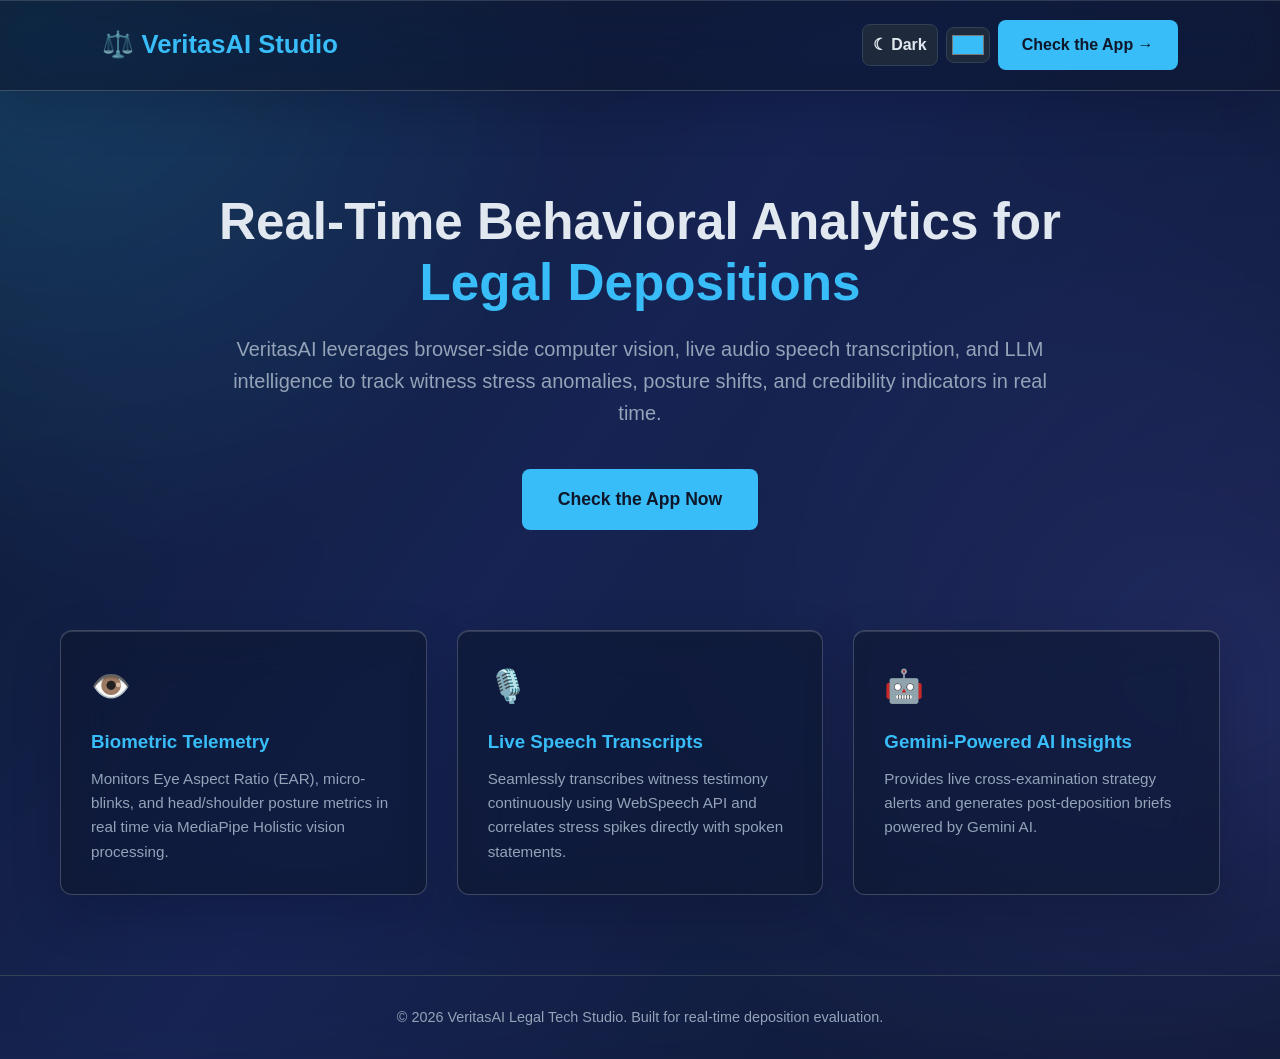
<file: templates/landing.html>
<!DOCTYPE html>
<html lang="en">
<head>
    <meta charset="UTF-8">
    <meta name="viewport" content="width=device-width, initial-scale=1.0">
    <title>VeritasAI — Next-Gen Legal Deposition Intelligence</title>
    <link rel="stylesheet" href="/static/sidebar.css">
    <style>
        * { box-sizing: border-box; margin: 0; padding: 0; }
        body { font-family: 'Segoe UI', Tahoma, Geneva, Verdana, sans-serif; background-color: #0f172a; color: #f8fafc; line-height: 1.6; }
        
        .navbar { display: flex; justify-content: space-between; align-items: center; padding: 20px 8%; background: #1e293b; border-bottom: 1px solid #334155; }
        .logo { font-size: 1.6rem; font-weight: bold; color: #38bdf8; text-decoration: none; }
        
        .btn-launch { background: linear-gradient(135deg, #38bdf8, #3b82f6); color: #0f172a; padding: 12px 24px; border-radius: 8px; font-weight: bold; text-decoration: none; transition: transform 0.2s, box-shadow 0.2s; }
        .btn-launch:hover { transform: translateY(-2px); box-shadow: 0 4px 20px rgba(56, 189, 248, 0.4); }

        .hero { display: flex; flex-direction: column; align-items: center; text-align: center; padding: 100px 20px; max-width: 900px; margin: 0 auto; }
        .hero h1 { font-size: 3.2rem; color: #f8fafc; margin-bottom: 20px; line-height: 1.2; }
        .hero h1 span { color: #38bdf8; }
        .hero p { font-size: 1.25rem; color: #94a3b8; margin-bottom: 40px; }
        
        .cta-group { display: flex; gap: 15px; }

        .features { display: grid; grid-template-columns: repeat(auto-fit, minmax(280px, 1fr)); gap: 30px; max-width: 1200px; margin: 0 auto 80px auto; padding: 0 20px; }
        .feature-card { background: #1e293b; padding: 30px; border-radius: 12px; border: 1px solid #334155; transition: border-color 0.3s; }
        .feature-card:hover { border-color: #38bdf8; }
        .feature-icon { font-size: 2rem; margin-bottom: 15px; }
        .feature-card h3 { color: #38bdf8; margin-bottom: 10px; }
        .feature-card p { color: #94a3b8; font-size: 0.95rem; }

        footer { text-align: center; padding: 30px; border-top: 1px solid #334155; color: #64748b; font-size: 0.9rem; }
        body { background: var(--bg); color: var(--text); }
        .navbar, .feature-card { background: var(--panel); border-color: var(--border); }
        .hero h1 { color: var(--text); }
        .hero p, .feature-card p { color: var(--muted); }
        .logo, .hero h1 span, .feature-card h3 { color: var(--accent); }
        .btn-launch { background: var(--accent); color: var(--accent-contrast); }
        footer { border-color: var(--border); color: var(--muted); }
        .theme-controls { display: flex; align-items: center; gap: 8px; }
        .theme-toggle, .color-picker { min-height: 36px; border: 1px solid var(--border); border-radius: 8px; background: var(--panel-soft); color: var(--text); cursor: pointer; }
        .theme-toggle { padding: 7px 10px; font-weight: bold; }
        .color-picker { width: 44px; padding: 3px; }
        html, body { min-height: 100%; }
        body { position: relative; isolation: isolate; overflow-x: hidden; }
        body::before, body::after { content: ""; position: fixed; inset: -25%; z-index: -1; pointer-events: none; background: radial-gradient(circle at 18% 18%, rgba(56,189,248,.24), transparent 30%), radial-gradient(circle at 82% 68%, rgba(99,102,241,.2), transparent 32%), linear-gradient(125deg, #07111f, #172554 48%, #0b1324); animation: liquid-drift 18s ease-in-out infinite alternate; }
        body::after { opacity: .55; filter: blur(45px); animation-duration: 25s; animation-direction: alternate-reverse; }
        .navbar, .feature-card { background: rgba(15,23,42,.62); border-color: rgba(226,232,240,.22); box-shadow: 0 18px 50px rgba(2,6,23,.2), inset 0 1px rgba(255,255,255,.14); backdrop-filter: blur(22px) saturate(135%); -webkit-backdrop-filter: blur(22px) saturate(135%); }
        @keyframes liquid-drift { 0% { transform: translate3d(-2%, -1%, 0) scale(1); } 50% { transform: translate3d(2%, 2%, 0) scale(1.06); } 100% { transform: translate3d(-1%, 3%, 0) scale(1.02); } }
        @media (prefers-reduced-motion: reduce) { body::before, body::after { animation: none; } }
        :root[data-theme="light"] body::before, :root[data-theme="light"] body::after { background: radial-gradient(circle at 18% 18%, rgba(14,116,144,.18), transparent 30%), radial-gradient(circle at 82% 68%, rgba(79,70,229,.14), transparent 32%), linear-gradient(125deg, #dbeafe, #f8fafc 48%, #e0f2fe); }
        :root[data-theme="light"] .navbar, :root[data-theme="light"] .feature-card { background: rgba(255,255,255,.72); border-color: rgba(15,23,42,.2); box-shadow: 0 18px 50px rgba(15,23,42,.12), inset 0 1px rgba(255,255,255,.85); }
    </style>
    <script src="/static/theme.js"></script>
</head>
<body>

    <nav class="navbar">
        <a href="/" class="logo">⚖️ VeritasAI Studio</a>
        <div class="theme-controls">
            <button class="theme-toggle" type="button" aria-label="Toggle light and dark theme" aria-pressed="false">☾ Dark</button>
            <input class="color-picker" type="color" aria-label="Choose accent color" value="#38bdf8">
            <a href="/dashboard" class="btn-launch">Check the App →</a>
        </div>
    </nav>

    <section class="hero">
        <h1>Real-Time Behavioral Analytics for <span>Legal Depositions</span></h1>
        <p>VeritasAI leverages browser-side computer vision, live audio speech transcription, and LLM intelligence to track witness stress anomalies, posture shifts, and credibility indicators in real time.</p>
        <div class="cta-group">
            <a href="/dashboard" class="btn-launch" style="font-size: 1.1rem; padding: 16px 36px;">Check the App Now</a>
        </div>
    </section>

    <section class="features">
        <div class="feature-card">
            <div class="feature-icon">👁️</div>
            <h3>Biometric Telemetry</h3>
            <p>Monitors Eye Aspect Ratio (EAR), micro-blinks, and head/shoulder posture metrics in real time via MediaPipe Holistic vision processing.</p>
        </div>

        <div class="feature-card">
            <div class="feature-icon">🎙️</div>
            <h3>Live Speech Transcripts</h3>
            <p>Seamlessly transcribes witness testimony continuously using WebSpeech API and correlates stress spikes directly with spoken statements.</p>
        </div>

        <div class="feature-card">
            <div class="feature-icon">🤖</div>
            <h3>Gemini-Powered AI Insights</h3>
            <p>Provides live cross-examination strategy alerts and generates post-deposition briefs powered by Gemini AI.</p>
        </div>
    </section>

    <footer>
        &copy; 2026 VeritasAI Legal Tech Studio. Built for real-time deposition evaluation.
    </footer>

</body>
</html>
</file>
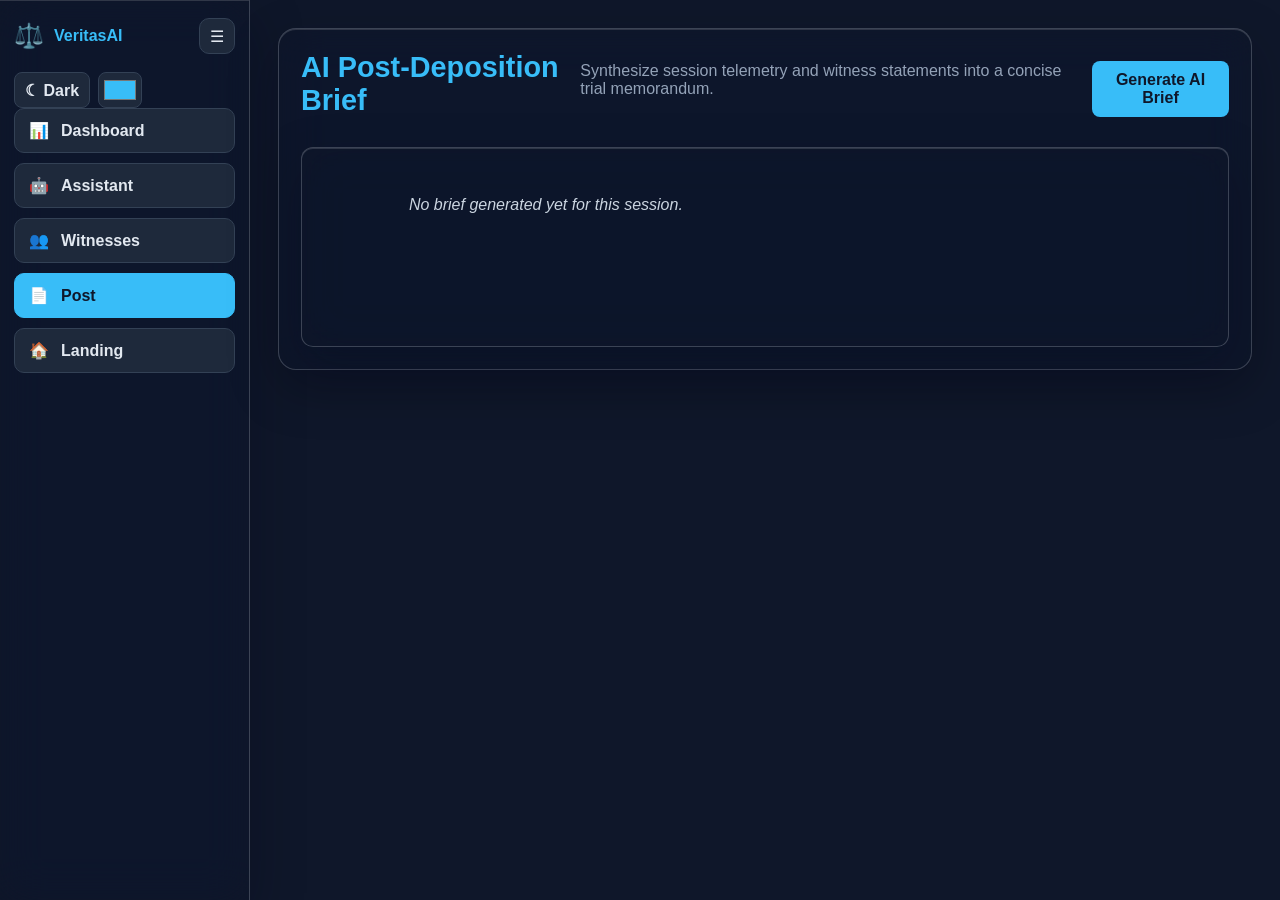
<file: templates/post.html>
<!DOCTYPE html>
<html lang="en">
<head>
    <meta charset="UTF-8">
    <meta name="viewport" content="width=device-width, initial-scale=1.0">
    <title>Post Deposition Brief</title>
    <link rel="stylesheet" href="/static/sidebar.css">
    <style>
        * { box-sizing: border-box; margin: 0; padding: 0; }
        body { font-family: 'Segoe UI', Tahoma, Geneva, Verdana, sans-serif; background: #0f172a; color: #e2e8f0; }
        .app-shell { display: flex; min-height: 100vh; }
        .sidebar {
            width: 250px; background: #111827; border-right: 1px solid #334155; padding: 18px 14px; transition: width 0.25s ease; position: sticky; top: 0; height: 100vh;
        }
        .sidebar.collapsed { width: 82px; }
        .sidebar-header { display: flex; align-items: center; justify-content: space-between; margin-bottom: 18px; }
        .brand { display: flex; align-items: center; gap: 10px; color: #38bdf8; font-weight: 700; }
        .brand-mark { font-size: 1.5rem; }
        .brand-text { transition: opacity 0.2s ease; }
        .sidebar.collapsed .brand-text, .sidebar.collapsed .nav-label { display: none; }
        .sidebar-toggle {
            background: #1e293b; border: 1px solid #334155; color: #e2e8f0; width: 36px; height: 36px; border-radius: 10px; cursor: pointer;
        }
        .sidebar-nav { display: flex; flex-direction: column; gap: 10px; }
        .sidebar-link {
            display: flex; align-items: center; gap: 12px; color: #cbd5e1; text-decoration: none; background: #1e293b; border: 1px solid #334155; border-radius: 10px; padding: 12px 14px; font-weight: 600; transition: all 0.2s ease;
        }
        .sidebar-link:hover, .sidebar-link.active { background: #38bdf8; color: #0f172a; border-color: #38bdf8; }
        .content-shell { flex: 1; padding: 28px; }
        .page-card {
            background: #111827; border: 1px solid #334155; border-radius: 18px; padding: 22px; max-width: 1200px; margin: 0 auto;
        }
        .page-header h1 { color: #38bdf8; margin-bottom: 10px; }
        .page-header p { color: #94a3b8; margin-bottom: 18px; }
        .btn-action {
            background: #38bdf8; color: #0f172a; border: none; border-radius: 8px; padding: 10px 16px; font-weight: 700; cursor: pointer;
        }
        .brief-output {
            margin-top: 20px; background: #0f172a; border: 1px solid #334155; border-radius: 12px; padding: 18px; min-height: 200px; white-space: pre-wrap; color: #cbd5e1; line-height: 1.6;
        }
        body, .app-shell { background: var(--bg); color: var(--text); }
        .sidebar, .page-card, .brief-output { background: var(--panel); border-color: var(--border); }
        .sidebar-link, .sidebar-toggle { background: var(--panel-soft); color: var(--text); border-color: var(--border); }
        .btn-action { background: var(--accent); color: var(--accent-contrast); }
        .page-card p { color: var(--muted) !important; }
        html, body { min-height: 100%; }
        body { position: relative; isolation: isolate; overflow-x: hidden; }
        body::before, body::after { content: ""; position: fixed; inset: -25%; z-index: -1; pointer-events: none; background: radial-gradient(circle at 20% 20%, rgba(56,189,248,.22), transparent 32%), radial-gradient(circle at 78% 70%, rgba(99,102,241,.18), transparent 30%), linear-gradient(125deg, #07111f, #172554 48%, #0b1324); animation: liquid-drift 18s ease-in-out infinite alternate; }
        body::after { opacity: .55; filter: blur(45px); animation-duration: 25s; animation-direction: alternate-reverse; }
        .sidebar, .page-card, .brief-output { background: rgba(15,23,42,.64); border-color: rgba(226,232,240,.22); box-shadow: 0 18px 50px rgba(2,6,23,.26), inset 0 1px rgba(255,255,255,.14); backdrop-filter: blur(22px) saturate(135%); -webkit-backdrop-filter: blur(22px) saturate(135%); }
        @keyframes liquid-drift { 0% { transform: translate3d(-2%, -1%, 0) scale(1); } 50% { transform: translate3d(2%, 2%, 0) scale(1.06); } 100% { transform: translate3d(-1%, 3%, 0) scale(1.02); } }
        @media (prefers-reduced-motion: reduce) { body::before, body::after { animation: none; } }
        :root[data-theme="light"] body::before, :root[data-theme="light"] body::after { background: radial-gradient(circle at 20% 20%, rgba(14,116,144,.18), transparent 32%), radial-gradient(circle at 78% 70%, rgba(79,70,229,.14), transparent 30%), linear-gradient(125deg, #dbeafe, #f8fafc 48%, #e0f2fe); }
        :root[data-theme="light"] .sidebar, :root[data-theme="light"] .page-card, :root[data-theme="light"] .brief-output { background: rgba(255,255,255,.72); border-color: rgba(15,23,42,.2); box-shadow: 0 18px 50px rgba(15,23,42,.12), inset 0 1px rgba(255,255,255,.85); }
    </style>
    <script src="/static/theme.js"></script>
</head>
<body>
    <div class="app-shell">
        <aside class="sidebar">
            <div class="sidebar-header">
                <div class="brand">
                    <span class="brand-mark">⚖️</span>
                    <span class="brand-text">VeritasAI</span>
                </div>
                <button class="sidebar-toggle" aria-label="Toggle Sidebar">☰</button>
            </div>
            <div class="theme-controls">
                <button class="theme-toggle" type="button" aria-label="Toggle light and dark theme" aria-pressed="false">☾ Dark</button>
                <input class="color-picker" type="color" aria-label="Choose accent color" value="#38bdf8">
            </div>
            <nav class="sidebar-nav">
                <a href="/dashboard" class="sidebar-link"><span>📊</span><span class="nav-label">Dashboard</span></a>
                <a href="/assistant" class="sidebar-link"><span>🤖</span><span class="nav-label">Assistant</span></a>
                <a href="/witnesses" class="sidebar-link"><span>👥</span><span class="nav-label">Witnesses</span></a>
                <a href="/post" class="sidebar-link active"><span>📄</span><span class="nav-label">Post</span></a>
                <a href="/" class="sidebar-link"><span>🏠</span><span class="nav-label">Landing</span></a>
            </nav>
        </aside>

        <main class="content-shell">
            <div class="page-card">
                <div class="page-header">
                    <h1>AI Post-Deposition Brief</h1>
                    <p>Synthesize session telemetry and witness statements into a concise trial memorandum.</p>
                    <button class="btn-action" onclick="generateBrief()">Generate AI Brief</button>
                </div>

                <div id="briefOutput" class="brief-output">
                    <em>No brief generated yet for this session.</em>
                </div>
            </div>
        </main>
    </div>

    <script src="/static/sidebar.js"></script>
    <script>
        function generateBrief() {
            const output = document.getElementById('briefOutput');
            output.textContent = 'Compiling session telemetry and generating brief via Gemini AI...';

            fetch('/api/generate-brief', { method: 'POST' })
            .then(async (res) => {
                const data = await res.json().catch(() => ({}));
                if (!res.ok) throw new Error(data.error || data.message || 'Failed to generate brief.');
                output.textContent = data.brief || 'Failed to generate brief.';
            })
            .catch(err => {
                output.textContent = err.message || 'Error communicating with backend server.';
            });
        }
    </script>
</body>
</html>
</file>
<file: static/sidebar.css>
:root {
    --bg: #0f172a;
    --panel: #111827;
    --panel-soft: #1e293b;
    --border: #334155;
    --text: #e2e8f0;
    --muted: #94a3b8;
    --accent: #38bdf8;
    --accent-strong: #2563eb;
    --success: #10b981;
    --danger: #ef4444;
    --accent-contrast: #0f172a;
    --focus-ring: rgba(56, 189, 248, 0.45);
}

:root[data-theme="light"] {
    --bg: #f1f5f9;
    --panel: #ffffff;
    --panel-soft: #e2e8f0;
    --border: #94a3b8;
    --text: #0f172a;
    --muted: #334155;
}

* { box-sizing: border-box; margin: 0; padding: 0; }
html, body { height: 100%; }
body {
    font-family: 'Segoe UI', Tahoma, Geneva, Verdana, sans-serif;
    background: var(--bg);
    color: var(--text);
    transition: background-color 0.2s ease, color 0.2s ease;
}

a { text-decoration: none; }
button, input { font: inherit; }

button:focus-visible, input:focus-visible, a:focus-visible {
    outline: 3px solid var(--focus-ring);
    outline-offset: 2px;
}

.theme-controls {
    display: flex;
    align-items: center;
    gap: 8px;
}

.theme-toggle, .color-picker {
    border: 1px solid var(--border);
    background: var(--panel-soft);
    color: var(--text);
    border-radius: 8px;
    min-height: 36px;
    cursor: pointer;
}

.theme-toggle { padding: 7px 10px; font-weight: 700; }
.color-picker { width: 44px; padding: 3px; }

.sr-only {
    position: absolute;
    width: 1px;
    height: 1px;
    padding: 0;
    margin: -1px;
    overflow: hidden;
    clip: rect(0, 0, 0, 0);
    white-space: nowrap;
    border: 0;
}

.app-shell {
    display: flex;
    min-height: 100vh;
    background: var(--bg);
}

.sidebar {
    width: 250px;
    min-width: 250px;
    background: var(--panel);
    border-right: 1px solid var(--border);
    padding: 18px 14px;
    transition: width 0.25s ease, min-width 0.25s ease;
    position: sticky;
    top: 0;
    height: 100vh;
}

.sidebar.collapsed {
    width: 82px;
    min-width: 82px;
}

.sidebar-header {
    display: flex;
    align-items: center;
    justify-content: space-between;
    margin-bottom: 18px;
}

.brand {
    display: flex;
    align-items: center;
    gap: 10px;
    color: var(--accent);
    font-weight: 700;
    overflow: hidden;
}

.brand-mark {
    font-size: 1.5rem;
}

.brand-text {
    white-space: nowrap;
    transition: opacity 0.2s ease;
}

.sidebar.collapsed .brand-text,
.sidebar.collapsed .nav-label {
    display: none;
}

.sidebar-toggle {
    background: var(--panel-soft);
    border: 1px solid var(--border);
    color: var(--text);
    width: 36px;
    height: 36px;
    border-radius: 10px;
    cursor: pointer;
}

.sidebar-nav {
    display: flex;
    flex-direction: column;
    gap: 10px;
}

.sidebar-link {
    display: flex;
    align-items: center;
    gap: 12px;
    color: var(--text);
    background: var(--panel-soft);
    border: 1px solid var(--border);
    border-radius: 10px;
    padding: 12px 14px;
    font-weight: 600;
    transition: all 0.2s ease;
}

.sidebar-link:hover,
.sidebar-link.active {
    background: var(--accent);
    color: var(--accent-contrast);
    border-color: var(--accent);
}

.content-shell {
    flex: 1;
    padding: 28px;
    min-width: 0;
}

.page-card {
    background: var(--panel);
    border: 1px solid var(--border);
    border-radius: 18px;
    padding: 22px;
    max-width: 1200px;
    margin: 0 auto;
}

.page-header {
    display: flex;
    justify-content: space-between;
    align-items: center;
    gap: 12px;
    margin-bottom: 18px;
}

.page-header h1 {
    color: var(--accent);
    font-size: 1.8rem;
}

.btn-action {
    background: var(--accent);
    color: var(--accent-contrast);
    border: none;
    border-radius: 8px;
    padding: 10px 16px;
    font-weight: 700;
    cursor: pointer;
}

@media (max-width: 760px) {
    .sidebar { width: 82px; min-width: 82px; }
    .sidebar .brand-text, .sidebar .nav-label { display: none; }
    .content-shell { padding: 18px; }
    .theme-controls { flex-wrap: wrap; }
}

.sidebar-collapsed .content-shell {
    padding-left: 18px;
    padding-right: 18px;
}

.sidebar.collapsed .theme-controls { flex-direction: column; }
</file>
